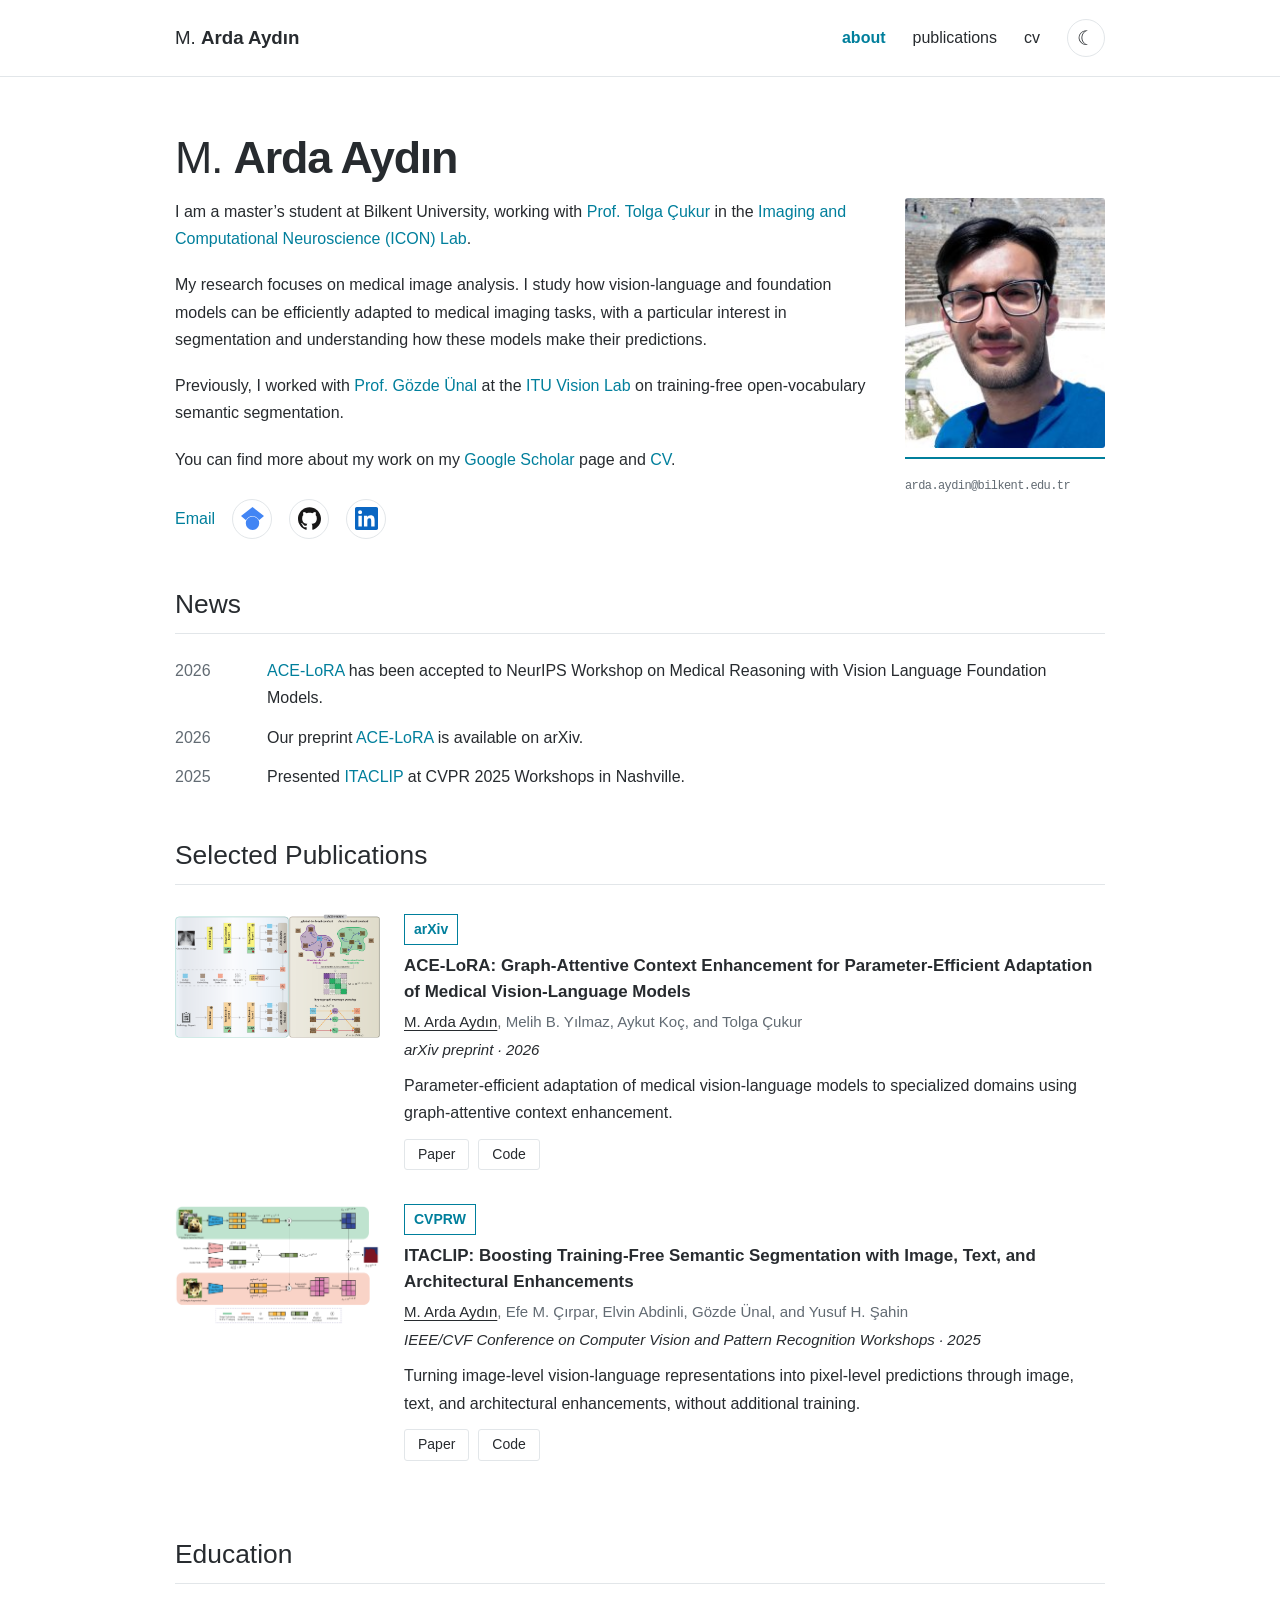
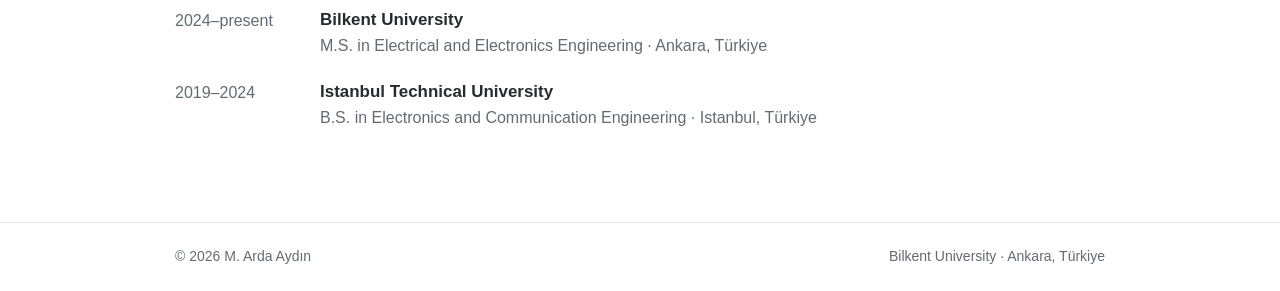
<file: index.html>
<!doctype html>
<html lang="en"><head><meta charset="utf-8"><meta name="viewport" content="width=device-width, initial-scale=1"><title>About | M. Arda Aydın</title><meta name="description" content="M. Arda Aydın"><link rel="icon" type="image/svg+xml" href="data:image/svg+xml,%3Csvg%20xmlns%3D%22http%3A//www.w3.org/2000/svg%22%20viewBox%3D%220%200%2064%2064%22%3E%3Crect%20width%3D%2264%22%20height%3D%2264%22%20rx%3D%2212%22%20fill%3D%22%23007f9c%22/%3E%3Ctext%20x%3D%2232%22%20y%3D%2244%22%20text-anchor%3D%22middle%22%20font-family%3D%22Arial%22%20font-size%3D%2239%22%20font-weight%3D%22bold%22%20fill%3D%22white%22%3EA%3C/text%3E%3C/svg%3E"><link rel="stylesheet" href="assets/style.css"><script src="assets/site.js"></script><style>
.portrait-figure .portrait-caption{margin-top:9px;padding-top:11px;border-top:2px solid var(--accent);line-height:1.45}
.portrait-figure .portrait-caption .portrait-role{color:var(--muted);font-size:.75rem;letter-spacing:.08em;text-transform:uppercase}
.portrait-figure .portrait-caption .portrait-affiliation{color:var(--text);font-size:.98rem;font-weight:600;margin-top:2px}
.portrait-figure .portrait-caption .portrait-email{color:var(--muted);font-family:ui-monospace,SFMono-Regular,Menlo,Consolas,monospace;font-size:.75rem;letter-spacing:-.05em;margin-top:8px;overflow-wrap:anywhere}
</style></head>
<body><a class="skip" href="#main">Skip to content</a><header><nav class="container nav" aria-label="Main navigation"><a class="brand" href="index.html">M. <span>Arda Aydın</span></a><div class="nav-links"><a href="index.html" aria-current="page">about</a><a href="publications.html">publications</a><a href="assets/Arda-Aydin-CV.pdf" target="_blank" rel="noopener">cv</a><button class="theme-toggle" aria-label="Switch color theme" type="button">☾</button></div></nav></header><main id="main" class="container"><h1>M. <strong>Arda Aydın</strong></h1>
<figure class="portrait-figure"><img class="portrait" src="assets/portrait.jpeg" alt="M. Arda Aydın" width="200" height="250"><figcaption class="portrait-caption"><span class="portrait-email">arda.aydin@bilkent.edu.tr</span></figcaption></figure>
<div class="intro">
<p>I am a master’s student at Bilkent University, working with <a href="https://kilyos.ee.bilkent.edu.tr/~cukur/">Prof. Tolga Çukur</a> in the <a href="https://www.icon.bilkent.edu.tr/">Imaging and Computational Neuroscience (ICON) Lab</a>.</p>
<p>My research focuses on medical image analysis. I study how vision-language and foundation models can be efficiently adapted to medical imaging tasks, with a particular interest in segmentation and understanding how these models make their predictions.</p>
<p>Previously, I worked with <a href="https://gozde-unal.github.io/">Prof. Gözde Ünal</a> at the <a href="https://ituvisionlab.github.io/people/">ITU Vision Lab</a> on training-free open-vocabulary semantic segmentation.</p>
<p>You can find more about my work on my <a href="https://scholar.google.com/citations?user=mPN5te8AAAAJ&amp;hl=en">Google Scholar</a> page and <a href="assets/Arda-Aydin-CV.pdf" target="_blank" rel="noopener">CV</a>.</p>
</div><div class="socials"><a href="mailto:arda.aydin@bilkent.edu.tr">Email</a><a href="https://scholar.google.com/citations?user=mPN5te8AAAAJ&amp;hl=en" aria-label="Google Scholar"><img class="social-icon" src="assets/googlescholar.svg" width="25" height="25" alt=""></a><a href="https://github.com/m-arda-aydn" aria-label="GitHub"><img class="social-icon" src="assets/github.svg" width="25" height="25" alt=""></a><a href="https://www.linkedin.com/in/mustafa-arda-aydin" aria-label="LinkedIn"><img class="social-icon" src="assets/linkedin.svg" width="25" height="25" alt=""></a></div>
<section class="section" aria-labelledby="news-title"><div class="section-heading"><h2 id="news-title">News</h2></div>
<div class="news-row"><span class="date">2026</span><p><a href="https://arxiv.org/abs/2603.17079">ACE-LoRA</a> has been accepted to NeurIPS Workshop on Medical Reasoning with Vision Language Foundation Models.</p></div>
<div class="news-row"><span class="date">2026</span><p>Our preprint <a href="https://arxiv.org/abs/2603.17079">ACE-LoRA</a> is available on arXiv.</p></div>
<div class="news-row"><span class="date">2025</span><p>Presented <a href="https://arxiv.org/pdf/2411.12044">ITACLIP</a> at CVPR 2025 Workshops in Nashville.</p></div>
</section>
<section class="section" aria-labelledby="selected-title"><div class="section-heading"><h2 id="selected-title">Selected Publications</h2></div><article class="publication"><div class="paper-visual"><img class="paper-image" src="assets/ace-lora-overview.png" alt="ACE-LoRA method overview"></div><div class="paper-body"><span class="venue">arXiv</span><h3>ACE-LoRA: Graph-Attentive Context Enhancement for Parameter-Efficient Adaptation of Medical Vision-Language Models</h3><p class="authors"><strong>M. Arda Aydın</strong>, Melih B. Yılmaz, Aykut Koç, and Tolga Çukur</p><p class="journal">arXiv preprint · 2026</p><p class="paper-summary">Parameter-efficient adaptation of medical vision-language models to specialized domains using graph-attentive context enhancement.</p><div class="paper-links"><a class="button" href="https://arxiv.org/abs/2603.17079">Paper</a><a class="button" href="https://github.com/icon-lab/ACE-LoRA">Code</a></div></div></article><article class="publication"><div class="paper-visual"><img class="paper-image" src="assets/itaclip-overview.png" alt="ITACLIP method overview"></div><div class="paper-body"><span class="venue">CVPRW</span><h3>ITACLIP: Boosting Training-Free Semantic Segmentation with Image, Text, and Architectural Enhancements</h3><p class="authors"><strong>M. Arda Aydın</strong>, Efe M. Çırpar, Elvin Abdinli, Gözde Ünal, and Yusuf H. Şahin</p><p class="journal">IEEE/CVF Conference on Computer Vision and Pattern Recognition Workshops · 2025</p><p class="paper-summary">Turning image-level vision-language representations into pixel-level predictions through image, text, and architectural enhancements, without additional training.</p><div class="paper-links"><a class="button" href="https://openaccess.thecvf.com/content/CVPR2025W/PixFoundation/html/Aydin_ITACLIP_Boosting_Training-Free_Semantic_Segmentation_with_Image_Text_and_Architectural_CVPRW_2025_paper.html">Paper</a><a class="button" href="https://github.com/m-arda-aydn/ITACLIP">Code</a></div></div></article></section><section class="section education" aria-labelledby="education-title"><div class="section-heading"><h2 id="education-title">Education</h2></div><div class="education-item"><span class="date">2024–present</span><div><h3>Bilkent University</h3><p>M.S. in Electrical and Electronics Engineering <span class="education-place">· Ankara, Türkiye</span></p></div></div><div class="education-item"><span class="date">2019–2024</span><div><h3>Istanbul Technical University</h3><p>B.S. in Electronics and Communication Engineering <span class="education-place">· Istanbul, Türkiye</span></p></div></div></section></main><footer><div class="container footer-inner"><span>© 2026 M. Arda Aydın</span><span>Bilkent University · Ankara, Türkiye</span></div></footer></body></html>
</file>
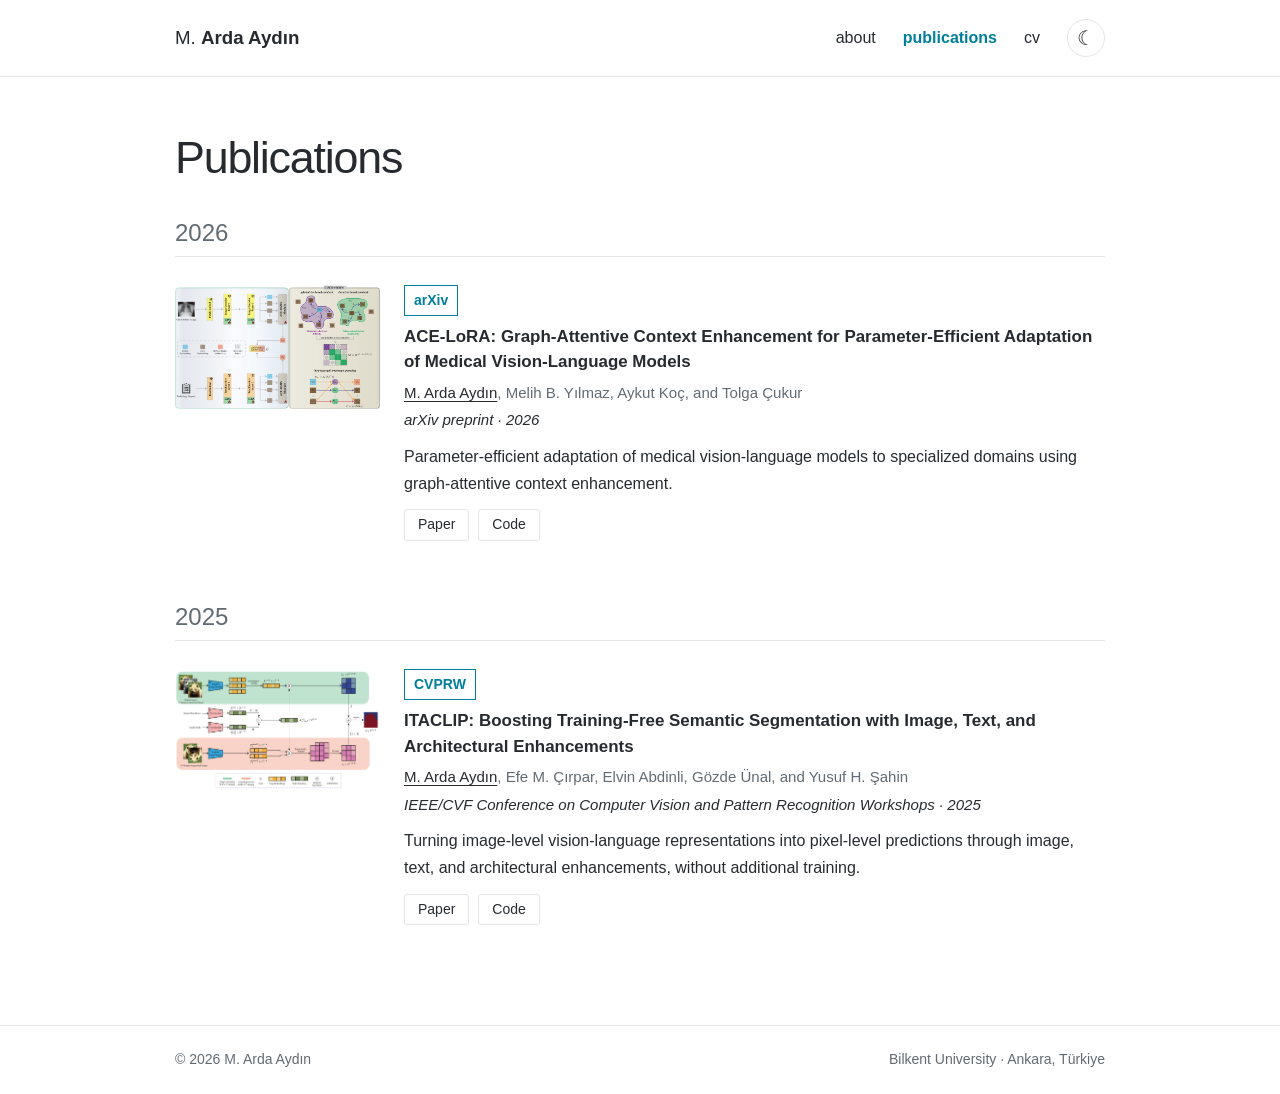
<file: publications.html>
<!doctype html>
<html lang="en"><head><meta charset="utf-8"><meta name="viewport" content="width=device-width, initial-scale=1"><title>publications | M. Arda Aydın</title><meta name="description" content="Mustafa Arda Aydın is a master's student at Bilkent University researching medical vision-language models, efficient adaptation, segmentation, and interpretability."><link rel="icon" type="image/svg+xml" href="data:image/svg+xml,%3Csvg%20xmlns%3D%22http%3A//www.w3.org/2000/svg%22%20viewBox%3D%220%200%2064%2064%22%3E%3Crect%20width%3D%2264%22%20height%3D%2264%22%20rx%3D%2212%22%20fill%3D%22%23007f9c%22/%3E%3Ctext%20x%3D%2232%22%20y%3D%2244%22%20text-anchor%3D%22middle%22%20font-family%3D%22Arial%22%20font-size%3D%2239%22%20font-weight%3D%22bold%22%20fill%3D%22white%22%3EA%3C/text%3E%3C/svg%3E"><link rel="stylesheet" href="assets/style.css"><script src="assets/site.js"></script></head>
<body><a class="skip" href="#main">Skip to content</a><header><nav class="container nav" aria-label="Main navigation"><a class="brand" href="index.html">M. <span>Arda Aydın</span></a><div class="nav-links"><a href="index.html">about</a><a href="publications.html" aria-current="page">publications</a><a href="assets/Arda-Aydin-CV.pdf" target="_blank" rel="noopener">cv</a><button class="theme-toggle" aria-label="Switch color theme" type="button">☾</button></div></nav></header><main id="main" class="container"><h1>Publications</h1><section class="year-group" aria-labelledby="year-2026"><h2 class="year-heading" id="year-2026">2026</h2><article class="publication"><div class="paper-visual"><img class="paper-image" src="assets/ace-lora-overview.png" alt="ACE-LoRA method overview"></div><div class="paper-body"><span class="venue">arXiv</span><h3>ACE-LoRA: Graph-Attentive Context Enhancement for Parameter-Efficient Adaptation of Medical Vision-Language Models</h3><p class="authors"><strong>M. Arda Aydın</strong>, Melih B. Yılmaz, Aykut Koç, and Tolga Çukur</p><p class="journal">arXiv preprint · 2026</p><p class="paper-summary">Parameter-efficient adaptation of medical vision-language models to specialized domains using graph-attentive context enhancement.</p><div class="paper-links"><a class="button" href="https://arxiv.org/abs/2603.17079">Paper</a><a class="button" href="https://github.com/icon-lab/ACE-LoRA">Code</a></div></div></article></section><section class="year-group" aria-labelledby="year-2025"><h2 class="year-heading" id="year-2025">2025</h2><article class="publication"><div class="paper-visual"><img class="paper-image" src="assets/itaclip-overview.png" alt="ITACLIP method overview"></div><div class="paper-body"><span class="venue">CVPRW</span><h3>ITACLIP: Boosting Training-Free Semantic Segmentation with Image, Text, and Architectural Enhancements</h3><p class="authors"><strong>M. Arda Aydın</strong>, Efe M. Çırpar, Elvin Abdinli, Gözde Ünal, and Yusuf H. Şahin</p><p class="journal">IEEE/CVF Conference on Computer Vision and Pattern Recognition Workshops · 2025</p><p class="paper-summary">Turning image-level vision-language representations into pixel-level predictions through image, text, and architectural enhancements, without additional training.</p><div class="paper-links"><a class="button" href="https://openaccess.thecvf.com/content/CVPR2025W/PixFoundation/html/Aydin_ITACLIP_Boosting_Training-Free_Semantic_Segmentation_with_Image_Text_and_Architectural_CVPRW_2025_paper.html">Paper</a><a class="button" href="https://github.com/m-arda-aydn/ITACLIP">Code</a></div></div></article></section></main><footer><div class="container footer-inner"><span>© 2026 M. Arda Aydın</span><span>Bilkent University · Ankara, Türkiye</span></div></footer></body></html>
</file>
<file: assets/style.css>
:root{color-scheme:light;--bg:#fff;--text:#272b2f;--muted:#626b73;--accent:#007f9c;--line:#e2e6e9;--soft:#f5f8fa}
:root[data-theme=dark]{color-scheme:dark;--bg:#191c20;--text:#e6e9ed;--muted:#a5afb9;--accent:#54cce7;--line:#363d44;--soft:#242a30}
*{box-sizing:border-box}html{font-size:16px;scroll-behavior:smooth}body{margin:0;background:var(--bg);color:var(--text);font-family:Arial,Helvetica,sans-serif;line-height:1.7}a{color:var(--accent);text-decoration:none}a:hover{text-decoration:underline}a:focus-visible,button:focus-visible,summary:focus-visible{outline:3px solid var(--accent);outline-offset:5px}p{margin:0 0 1.2rem}strong{font-weight:600}header{border-bottom:1px solid var(--line)}.container{width:min(930px,calc(100% - 48px));margin:auto}.nav{min-height:76px;display:flex;align-items:center;justify-content:space-between;gap:24px}.brand{font-size:1.17rem;color:var(--text);white-space:nowrap}.brand span{font-weight:600}.nav-links{display:flex;align-items:center;gap:27px}.nav-links a{color:var(--text)}.nav-links a[aria-current=page]{color:var(--accent);font-weight:600}.theme-toggle{width:38px;height:38px;border:1px solid var(--line);border-radius:50%;background:var(--bg);color:var(--text);cursor:pointer;font-size:1.25rem;display:grid;place-items:center}main{padding-top:54px;padding-bottom:72px;min-height:calc(100vh - 163px)}h1{font-size:2.8rem;font-weight:300;letter-spacing:-1.2px;line-height:1.2;margin:0 0 13px}h1 strong{font-weight:600}h2{font-size:1.65rem;line-height:1.3;font-weight:400;margin:0 0 24px}h3{font-size:1.06rem;line-height:1.5;margin:0 0 5px;font-weight:600}.subtitle{color:var(--muted);margin-bottom:30px}.intro{max-width:830px}.socials{display:flex;gap:23px;flex-wrap:wrap;margin-top:26px}.section{margin-top:48px}.section-heading{display:flex;align-items:baseline;justify-content:space-between;gap:20px;border-bottom:1px solid var(--line);margin-bottom:23px}.section-heading h2{margin-bottom:12px}.small-link{font-size:.9rem;white-space:nowrap}.news-row{display:grid;grid-template-columns:70px 1fr;gap:22px;margin-bottom:12px}.news-row p{margin:0}.date,.year{color:var(--muted);font-variant-numeric:tabular-nums}.publication{display:grid;grid-template-columns:118px 1fr;gap:25px;padding:6px 0 28px}.venue{display:inline-block;padding:4px 9px;color:var(--accent);border:1px solid var(--accent);font-size:.875rem;line-height:1.5;font-weight:600;text-align:center}.authors{font-size:.94rem;margin-bottom:2px;color:var(--muted)}.authors strong{color:var(--text);font-weight:400;text-decoration:underline;text-underline-offset:3px}.journal{font-size:.94rem;font-style:italic;margin-bottom:8px}.paper-summary{font-size:1rem;margin:10px 0 12px}.paper-links{display:flex;gap:9px;flex-wrap:wrap}.button{display:inline-block;border:1px solid var(--line);padding:3px 13px;font-size:.875rem;border-radius:3px;color:var(--text);background:var(--bg);cursor:pointer;font-family:inherit;line-height:1.7}.button:hover{border-color:var(--accent);color:var(--accent);text-decoration:none}.year-group{margin-top:32px}.year-heading{font-weight:300;color:var(--muted);font-size:1.5rem;border-bottom:1px solid var(--line);padding-bottom:8px;margin-bottom:22px}.cv-section{margin-top:34px}.cv-section h2{border-bottom:1px solid var(--line);padding-bottom:10px;font-size:1.45rem}.cv-entry{display:grid;grid-template-columns:148px 1fr;gap:22px;margin-bottom:24px}.cv-entry p{margin:0 0 6px}.cv-entry ul{padding-left:20px;margin:7px 0}.meta{color:var(--muted);font-size:.94rem}.cv-title{display:flex;justify-content:space-between;align-items:center;gap:20px}.awards{padding-left:20px}.awards li{padding-left:4px;margin-bottom:10px}footer{border-top:1px solid var(--line);padding:22px 0;color:var(--muted);font-size:.875rem}.footer-inner{display:flex;justify-content:space-between;gap:20px;flex-wrap:wrap}.skip{position:absolute;left:16px;top:-100px;background:var(--bg);padding:10px}.skip:focus{top:5px}.print-only{display:none}
@media(max-width:650px){.container{width:calc(100% - 36px)}.nav{flex-wrap:wrap;gap:10px;padding:16px 0}.nav-links{gap:22px;width:100%;justify-content:space-between}.brand{font-size:1.1rem}main{padding-top:35px}h1{font-size:2.1rem;letter-spacing:-.5px}.subtitle{font-size:.94rem}.publication{grid-template-columns:1fr;gap:10px;padding-bottom:30px}.venue{font-size:.8125rem}.cv-entry{grid-template-columns:1fr;gap:3px}.news-row{grid-template-columns:48px 1fr;gap:13px}.section{margin-top:36px}.socials{gap:16px}.section-heading{align-items:center}.section-heading h2{font-size:1.45rem}.cv-title{align-items:flex-start}h2{font-size:1.5rem}}
@media(prefers-reduced-motion:reduce){html{scroll-behavior:auto}}
@media print{header,footer,.no-print,.skip{display:none!important}.print-only{display:block}body{background:#fff;color:#111;font-size:10pt;line-height:1.5}.container{width:100%;max-width:none}main{padding:0}h1{font-size:25pt}h2{font-size:15pt}.cv-section{margin-top:18px}.cv-entry{margin-bottom:12px;break-inside:avoid}.cv-section h2{break-after:avoid}.publication{break-inside:avoid}a{color:#111}.meta,.date,.authors{color:#444}@page{size:A4;margin:16mm}}

.education-item{display:grid;grid-template-columns:120px 1fr;gap:25px;margin-bottom:19px}.education-item h3{margin-bottom:0}.education-item p{margin:0;color:var(--muted)}.education-place{white-space:nowrap}@media(max-width:650px){.education-item{grid-template-columns:1fr;gap:0}.education-place{white-space:normal}}

/* Social profile icons and paper overviews */
.socials{align-items:center;gap:17px}.socials a:has(.social-icon){display:inline-flex;align-items:center;justify-content:center;width:40px;height:40px;border:1px solid var(--line);border-radius:50%}.socials a:has(.social-icon):hover{border-color:var(--accent);background:var(--soft)}.social-icon{display:block;width:23px;height:23px;filter:none}.sr-only{position:absolute;width:1px;height:1px;padding:0;margin:-1px;overflow:hidden;clip:rect(0,0,0,0);white-space:nowrap;border:0}
.publication{grid-template-columns:205px minmax(0,1fr);gap:24px;align-items:start}.publication--text-only{grid-template-columns:1fr}.paper-visual{width:100%;max-width:205px}.paper-image{display:block;width:100%;height:124px;object-fit:fill}.paper-body{min-width:0}.publication .venue{margin-bottom:8px}.paper-links{margin-top:12px}
@media(max-width:650px){.publication{grid-template-columns:120px minmax(0,1fr);gap:15px}.paper-visual{max-width:120px}.paper-image{height:73px}.publication--text-only{grid-template-columns:1fr}.paper-summary{margin:8px 0}.publication h3{overflow-wrap:anywhere}}
@media(max-width:430px){.publication{grid-template-columns:1fr}.paper-visual{max-width:205px}.paper-image{height:124px}.publication--text-only{grid-template-columns:1fr}}
:root[data-theme=dark] .social-icon[src$="github.svg"]{filter:invert(1)}
.portrait-figure{width:200px;float:right;margin:0 0 24px 30px}.portrait{display:block;width:200px;height:250px;object-fit:cover;border-radius:3px}.portrait-figure figcaption{padding-top:9px;color:var(--muted);font-size:.875rem;line-height:1.4}.portrait-figure figcaption span,.portrait-figure figcaption a{display:block}.portrait-figure figcaption a{margin-top:6px;overflow-wrap:anywhere}
@media(max-width:650px){.portrait-figure{float:none;margin:0 0 24px;width:200px;max-width:100%}.portrait{max-width:100%}}
</file>
